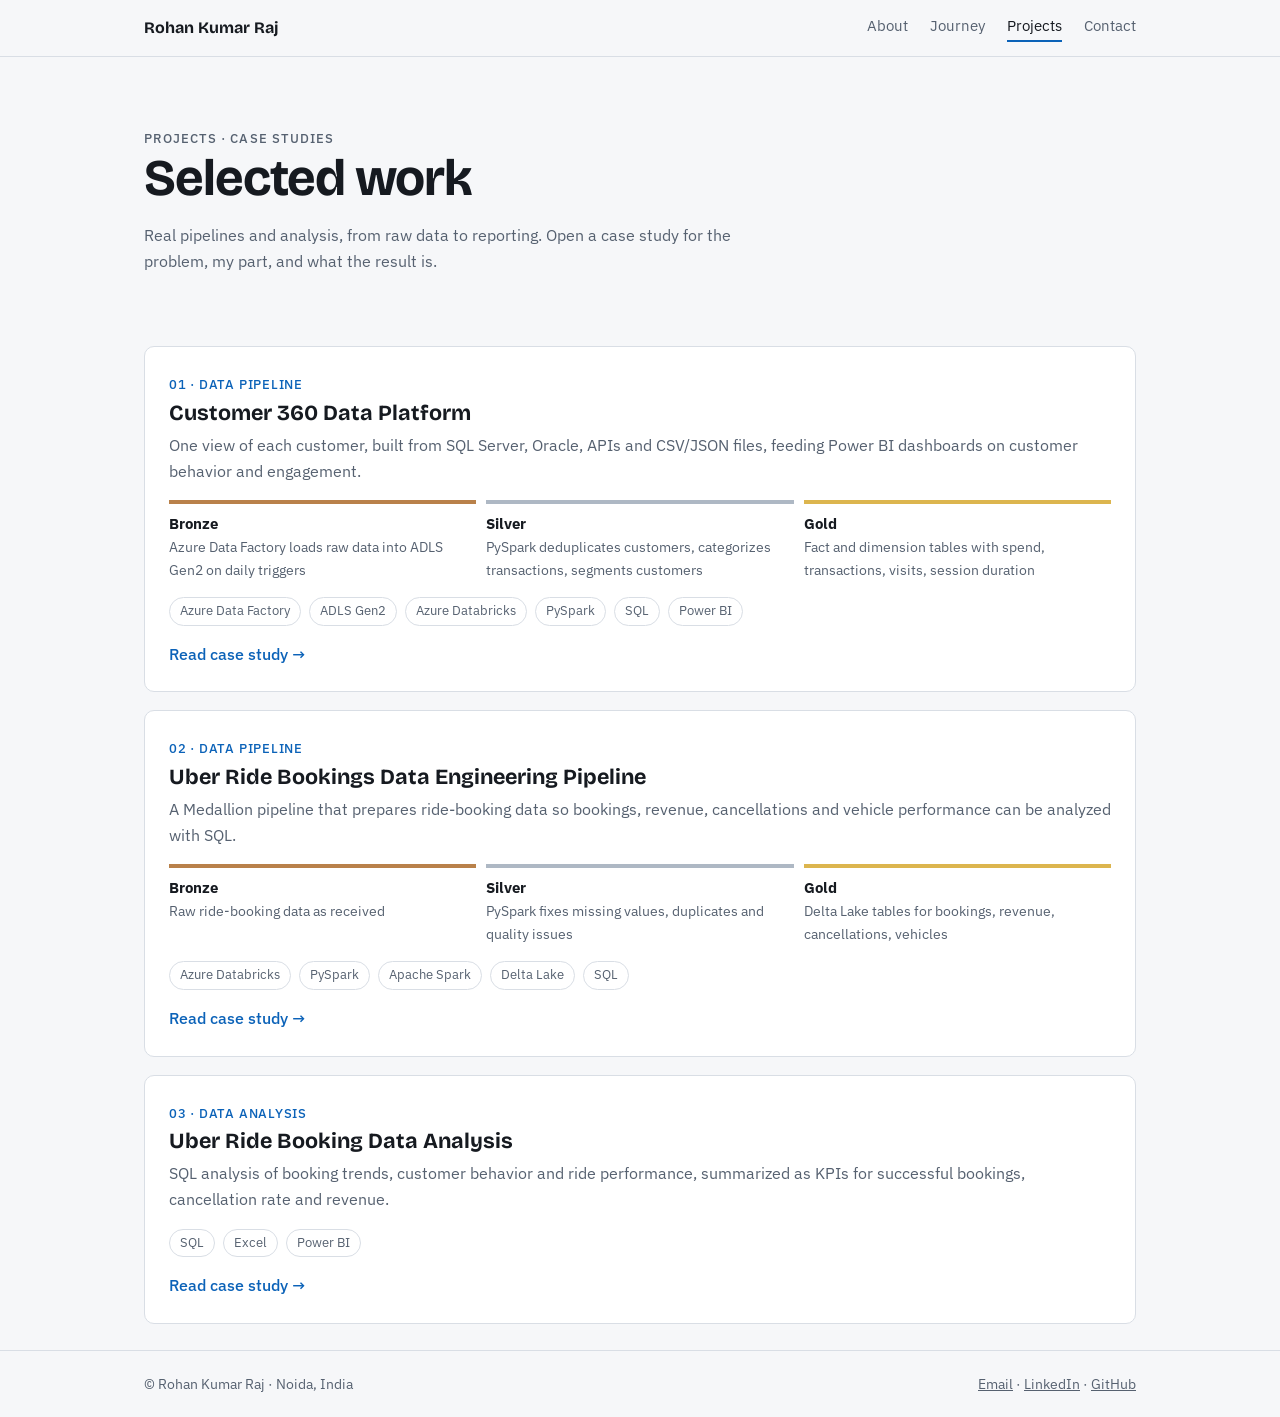
<file: index.html>
<!DOCTYPE html>
<html lang="en">
<head>
<meta charset="utf-8">
<meta name="viewport" content="width=device-width, initial-scale=1, viewport-fit=cover">
<title>Projects | Rohan Kumar Raj</title>
<meta name="description" content="Data engineering and analysis case studies by Rohan Kumar Raj.">
<meta name="theme-color" content="#14171c">
<meta property="og:title" content="Projects | Rohan Kumar Raj">
<meta property="og:description" content="Data engineering and analysis case studies by Rohan Kumar Raj.">
<meta property="og:type" content="website">
<link rel="preconnect" href="https://fonts.googleapis.com">
<link href="https://fonts.googleapis.com/css2?family=Bricolage+Grotesque:wght@500;700&family=IBM+Plex+Sans:wght@400;500&display=swap" rel="stylesheet">
<link rel="stylesheet" href="../assets/style.css">
</head>
<body>
<a class="skip" href="#main">Skip to content</a>
<header><div class="wrap"><a class="logo" href="../">Rohan Kumar Raj</a>
<nav aria-label="Main"><a href="../about/">About</a><a href="../journey/">Journey</a><a href="../projects/" aria-current="page">Projects</a><a href="../contact/">Contact</a></nav></div></header>
<main id="main">
<div class="wrap">
<div class="pagehead"><p class="eyebrow">Projects · Case studies</p>
<h1>Selected work</h1>
<p>Real pipelines and analysis, from raw data to reporting. Open a case study for the problem, my part, and what the result is.</p></div>
<section>
<div class="projs"><article class="proj">
<span class="num">01 · Data pipeline</span>
<h3><a href="../projects/customer-360-data-platform/">Customer 360 Data Platform</a></h3>
<p class="out">One view of each customer, built from SQL Server, Oracle, APIs and CSV/JSON files, feeding Power BI dashboards on customer behavior and engagement.</p>
<div class="layers"><div class="b"><b>Bronze</b>Azure Data Factory loads raw data into ADLS Gen2 on daily triggers</div><div class="s"><b>Silver</b>PySpark deduplicates customers, categorizes transactions, segments customers</div><div class="g"><b>Gold</b>Fact and dimension tables with spend, transactions, visits, session duration</div></div><ul class="tags"><li>Azure Data Factory</li><li>ADLS Gen2</li><li>Azure Databricks</li><li>PySpark</li><li>SQL</li><li>Power BI</li></ul>
<a class="more" href="../projects/customer-360-data-platform/">Read case study →</a>
</article><article class="proj">
<span class="num">02 · Data pipeline</span>
<h3><a href="../projects/uber-ride-bookings-pipeline/">Uber Ride Bookings Data Engineering Pipeline</a></h3>
<p class="out">A Medallion pipeline that prepares ride-booking data so bookings, revenue, cancellations and vehicle performance can be analyzed with SQL.</p>
<div class="layers"><div class="b"><b>Bronze</b>Raw ride-booking data as received</div><div class="s"><b>Silver</b>PySpark fixes missing values, duplicates and quality issues</div><div class="g"><b>Gold</b>Delta Lake tables for bookings, revenue, cancellations, vehicles</div></div><ul class="tags"><li>Azure Databricks</li><li>PySpark</li><li>Apache Spark</li><li>Delta Lake</li><li>SQL</li></ul>
<a class="more" href="../projects/uber-ride-bookings-pipeline/">Read case study →</a>
</article><article class="proj p-ana">
<span class="num">03 · Data analysis</span>
<h3><a href="../projects/uber-ride-booking-analysis/">Uber Ride Booking Data Analysis</a></h3>
<p class="out">SQL analysis of booking trends, customer behavior and ride performance, summarized as KPIs for successful bookings, cancellation rate and revenue.</p>
<ul class="tags"><li>SQL</li><li>Excel</li><li>Power BI</li></ul>
<a class="more" href="../projects/uber-ride-booking-analysis/">Read case study →</a>
</article></div>
</section>
</div>
</main>
<footer><div class="wrap"><span>© Rohan Kumar Raj · Noida, India</span><span><a href="mailto:rohan0902raj@gmail.com">Email</a> · <a href="https://www.linkedin.com/in/rohan-kumar-raj-4900a1418" target="_blank" rel="noopener">LinkedIn</a> · <a href="https://github.com/rohanRaj-py" target="_blank" rel="noopener">GitHub</a></span></div></footer>
<script src="../assets/site.js"></script>
</body>
</html>
</file>
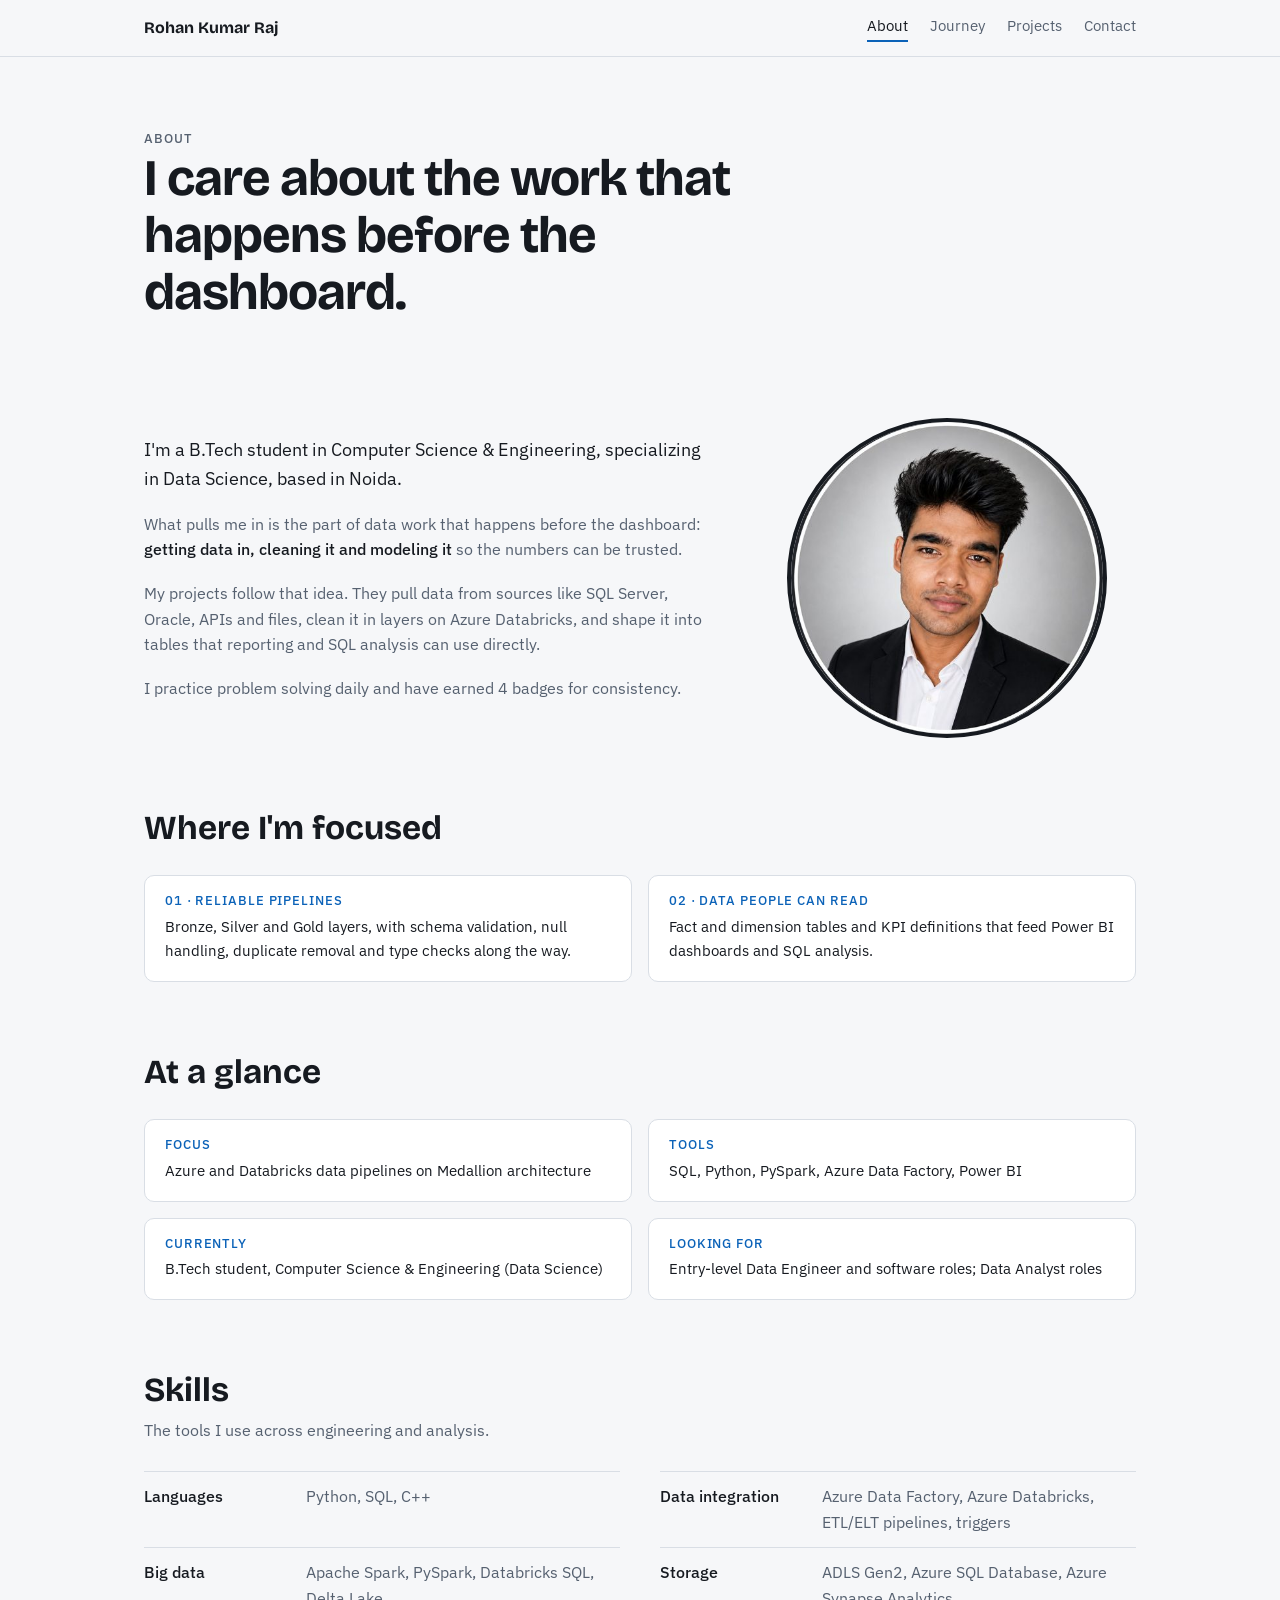
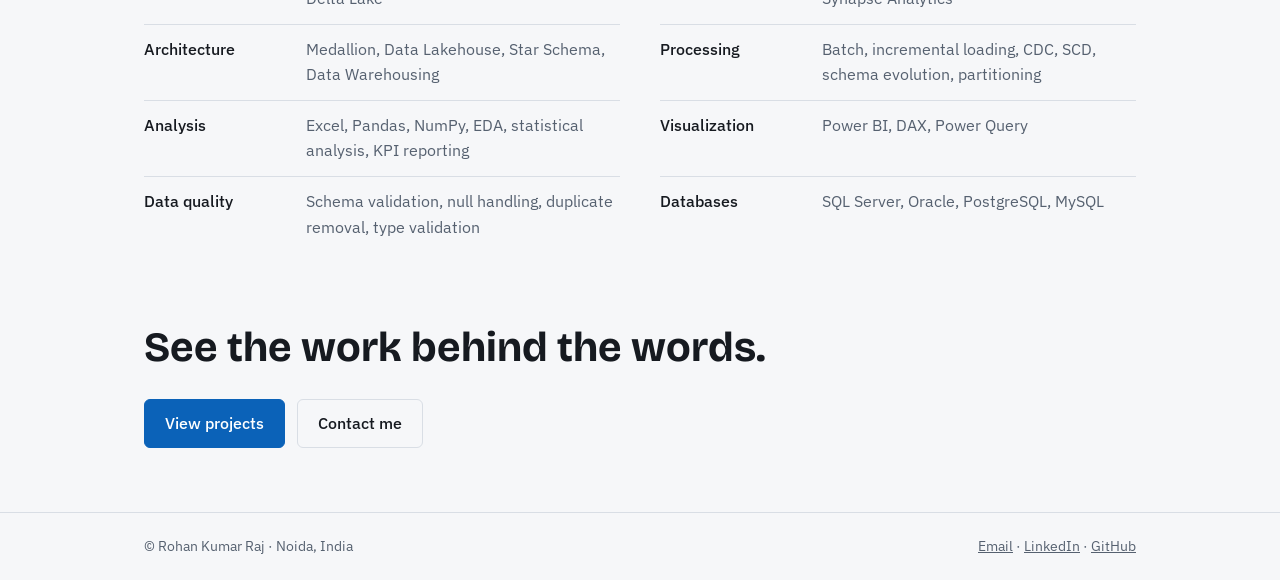
<file: about/index.html>
<!DOCTYPE html>
<html lang="en">
<head>
<meta charset="utf-8">
<meta name="viewport" content="width=device-width, initial-scale=1, viewport-fit=cover">
<title>About | Rohan Kumar Raj</title>
<meta name="description" content="How Rohan Kumar Raj went from a Data Science B.Tech to building Azure and Databricks data pipelines.">
<meta name="theme-color" content="#14171c">
<meta property="og:title" content="About | Rohan Kumar Raj">
<meta property="og:description" content="How Rohan Kumar Raj went from a Data Science B.Tech to building Azure and Databricks data pipelines.">
<meta property="og:type" content="website">
<link rel="preconnect" href="https://fonts.googleapis.com">
<link href="https://fonts.googleapis.com/css2?family=Bricolage+Grotesque:wght@500;700&family=IBM+Plex+Sans:wght@400;500&display=swap" rel="stylesheet">
<link rel="stylesheet" href="../assets/style.css">
</head>
<body>
<a class="skip" href="#main">Skip to content</a>
<header><div class="wrap"><a class="logo" href="../">Rohan Kumar Raj</a>
<nav aria-label="Main"><a href="../about/" aria-current="page">About</a><a href="../journey/">Journey</a><a href="../projects/">Projects</a><a href="../contact/">Contact</a></nav></div></header>
<main id="main">
<div class="wrap">
<div class="pagehead"><p class="eyebrow">About</p>
<h1>I care about the work that happens before the dashboard.</h1></div>
<section>
<div class="hero" style="padding:24px 0 0">
<div class="prose">
<p class="lead">I'm a B.Tech student in Computer Science &amp; Engineering, specializing in Data Science, based in Noida.</p>
<p>What pulls me in is the part of data work that happens before the dashboard: <strong>getting data in, cleaning it and modeling it</strong> so the numbers can be trusted.</p>
<p>My projects follow that idea. They pull data from sources like SQL Server, Oracle, APIs and files, clean it in layers on Azure Databricks, and shape it into tables that reporting and SQL analysis can use directly.</p>
<p>I practice problem solving daily and have earned 4 badges for consistency.</p>
</div>
<div class="photo"><img alt="Portrait of Rohan Kumar Raj" src="../assets/portrait.jpg" width="480" height="480"></div>
</div>
</section>
<section>
<h2>Where I'm focused</h2>
<div class="facts">
<div class="fact"><h3>01 · Reliable pipelines</h3><p>Bronze, Silver and Gold layers, with schema validation, null handling, duplicate removal and type checks along the way.</p></div>
<div class="fact"><h3>02 · Data people can read</h3><p>Fact and dimension tables and KPI definitions that feed Power BI dashboards and SQL analysis.</p></div>
</div>
</section>
<section>
<h2>At a glance</h2>
<div class="facts">
<div class="fact"><h3>Focus</h3><p>Azure and Databricks data pipelines on Medallion architecture</p></div>
<div class="fact"><h3>Tools</h3><p>SQL, Python, PySpark, Azure Data Factory, Power BI</p></div>
<div class="fact"><h3>Currently</h3><p>B.Tech student, Computer Science &amp; Engineering (Data Science)</p></div>
<div class="fact"><h3>Looking for</h3><p>Entry-level Data Engineer and software roles; Data Analyst roles</p></div>
</div>
</section>
<section id="skills">
<h2>Skills</h2>
<p class="sub">The tools I use across engineering and analysis.</p>
<dl class="skills"><div><dt>Languages</dt><dd>Python, SQL, C++</dd></div><div><dt>Data integration</dt><dd>Azure Data Factory, Azure Databricks, ETL/ELT pipelines, triggers</dd></div><div><dt>Big data</dt><dd>Apache Spark, PySpark, Databricks SQL, Delta Lake</dd></div><div><dt>Storage</dt><dd>ADLS Gen2, Azure SQL Database, Azure Synapse Analytics</dd></div><div><dt>Architecture</dt><dd>Medallion, Data Lakehouse, Star Schema, Data Warehousing</dd></div><div><dt>Processing</dt><dd>Batch, incremental loading, CDC, SCD, schema evolution, partitioning</dd></div><div><dt>Analysis</dt><dd>Excel, Pandas, NumPy, EDA, statistical analysis, KPI reporting</dd></div><div><dt>Visualization</dt><dd>Power BI, DAX, Power Query</dd></div><div><dt>Data quality</dt><dd>Schema validation, null handling, duplicate removal, type validation</dd></div><div><dt>Databases</dt><dd>SQL Server, Oracle, PostgreSQL, MySQL</dd></div></dl>
</section>
<section class="cta">
<h2>See the work behind the words.</h2>
<div class="btns"><a class="btn main" href="../projects/">View projects</a><a class="btn" href="../contact/">Contact me</a></div>
</section>
</div>
</main>
<footer><div class="wrap"><span>© Rohan Kumar Raj · Noida, India</span><span><a href="mailto:rohan0902raj@gmail.com">Email</a> · <a href="https://www.linkedin.com/in/rohan-kumar-raj-4900a1418" target="_blank" rel="noopener">LinkedIn</a> · <a href="https://github.com/rohanRaj-py" target="_blank" rel="noopener">GitHub</a></span></div></footer>
<script src="../assets/site.js"></script>
</body>
</html>
</file>
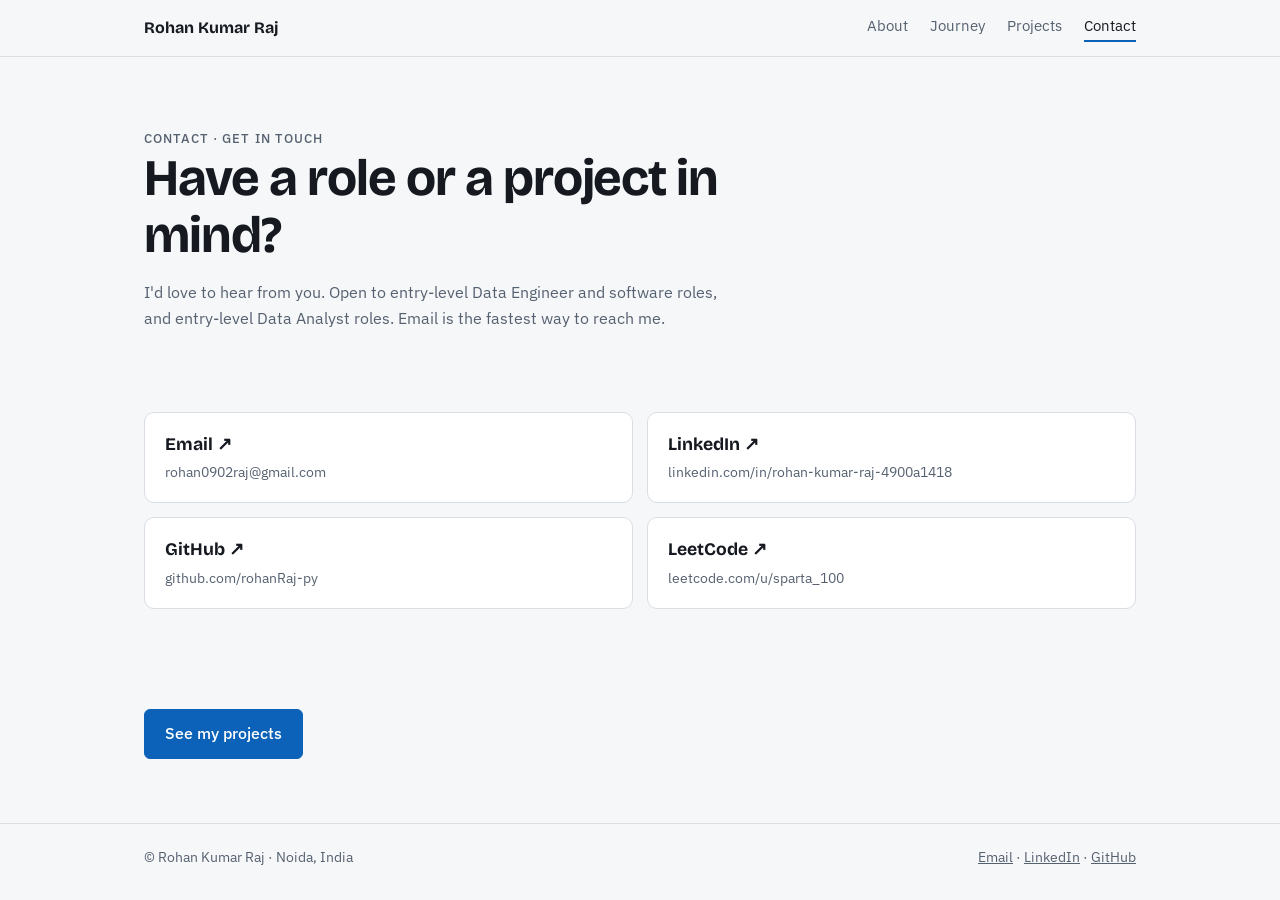
<file: contacts/index.html>
<!DOCTYPE html>
<html lang="en">
<head>
<meta charset="utf-8">
<meta name="viewport" content="width=device-width, initial-scale=1, viewport-fit=cover">
<title>Contact | Rohan Kumar Raj</title>
<meta name="description" content="Get in touch with Rohan Kumar Raj by email, LinkedIn, GitHub or LeetCode.">
<meta name="theme-color" content="#14171c">
<meta property="og:title" content="Contact | Rohan Kumar Raj">
<meta property="og:description" content="Get in touch with Rohan Kumar Raj by email, LinkedIn, GitHub or LeetCode.">
<meta property="og:type" content="website">
<link rel="preconnect" href="https://fonts.googleapis.com">
<link href="https://fonts.googleapis.com/css2?family=Bricolage+Grotesque:wght@500;700&family=IBM+Plex+Sans:wght@400;500&display=swap" rel="stylesheet">
<link rel="stylesheet" href="../assets/style.css">
</head>
<body>
<a class="skip" href="#main">Skip to content</a>
<header><div class="wrap"><a class="logo" href="../">Rohan Kumar Raj</a>
<nav aria-label="Main"><a href="../about/">About</a><a href="../journey/">Journey</a><a href="../projects/">Projects</a><a href="../contact/" aria-current="page">Contact</a></nav></div></header>
<main id="main">
<div class="wrap">
<div class="pagehead"><p class="eyebrow">Contact · Get in touch</p>
<h1>Have a role or a project in mind?</h1>
<p>I'd love to hear from you. Open to entry-level Data Engineer and software roles, and entry-level Data Analyst roles. Email is the fastest way to reach me.</p></div>
<section>
<div class="links">
<a class="link" href="mailto:rohan0902raj@gmail.com"><b>Email ↗</b><span>rohan0902raj@gmail.com</span></a>
<a class="link" href="https://www.linkedin.com/in/rohan-kumar-raj-4900a1418" target="_blank" rel="noopener"><b>LinkedIn ↗</b><span>linkedin.com/in/rohan-kumar-raj-4900a1418</span></a>
<a class="link" href="https://github.com/rohanRaj-py" target="_blank" rel="noopener"><b>GitHub ↗</b><span>github.com/rohanRaj-py</span></a>
<a class="link" href="https://leetcode.com/u/sparta_100" target="_blank" rel="noopener"><b>LeetCode ↗</b><span>leetcode.com/u/sparta_100</span></a>
</div>
</section>
<section class="cta"><div class="btns"><a class="btn main" href="../projects/">See my projects</a></div></section>
</div>
</main>
<footer><div class="wrap"><span>© Rohan Kumar Raj · Noida, India</span><span><a href="mailto:rohan0902raj@gmail.com">Email</a> · <a href="https://www.linkedin.com/in/rohan-kumar-raj-4900a1418" target="_blank" rel="noopener">LinkedIn</a> · <a href="https://github.com/rohanRaj-py" target="_blank" rel="noopener">GitHub</a></span></div></footer>
<script src="../assets/site.js"></script>
</body>
</html>
</file>
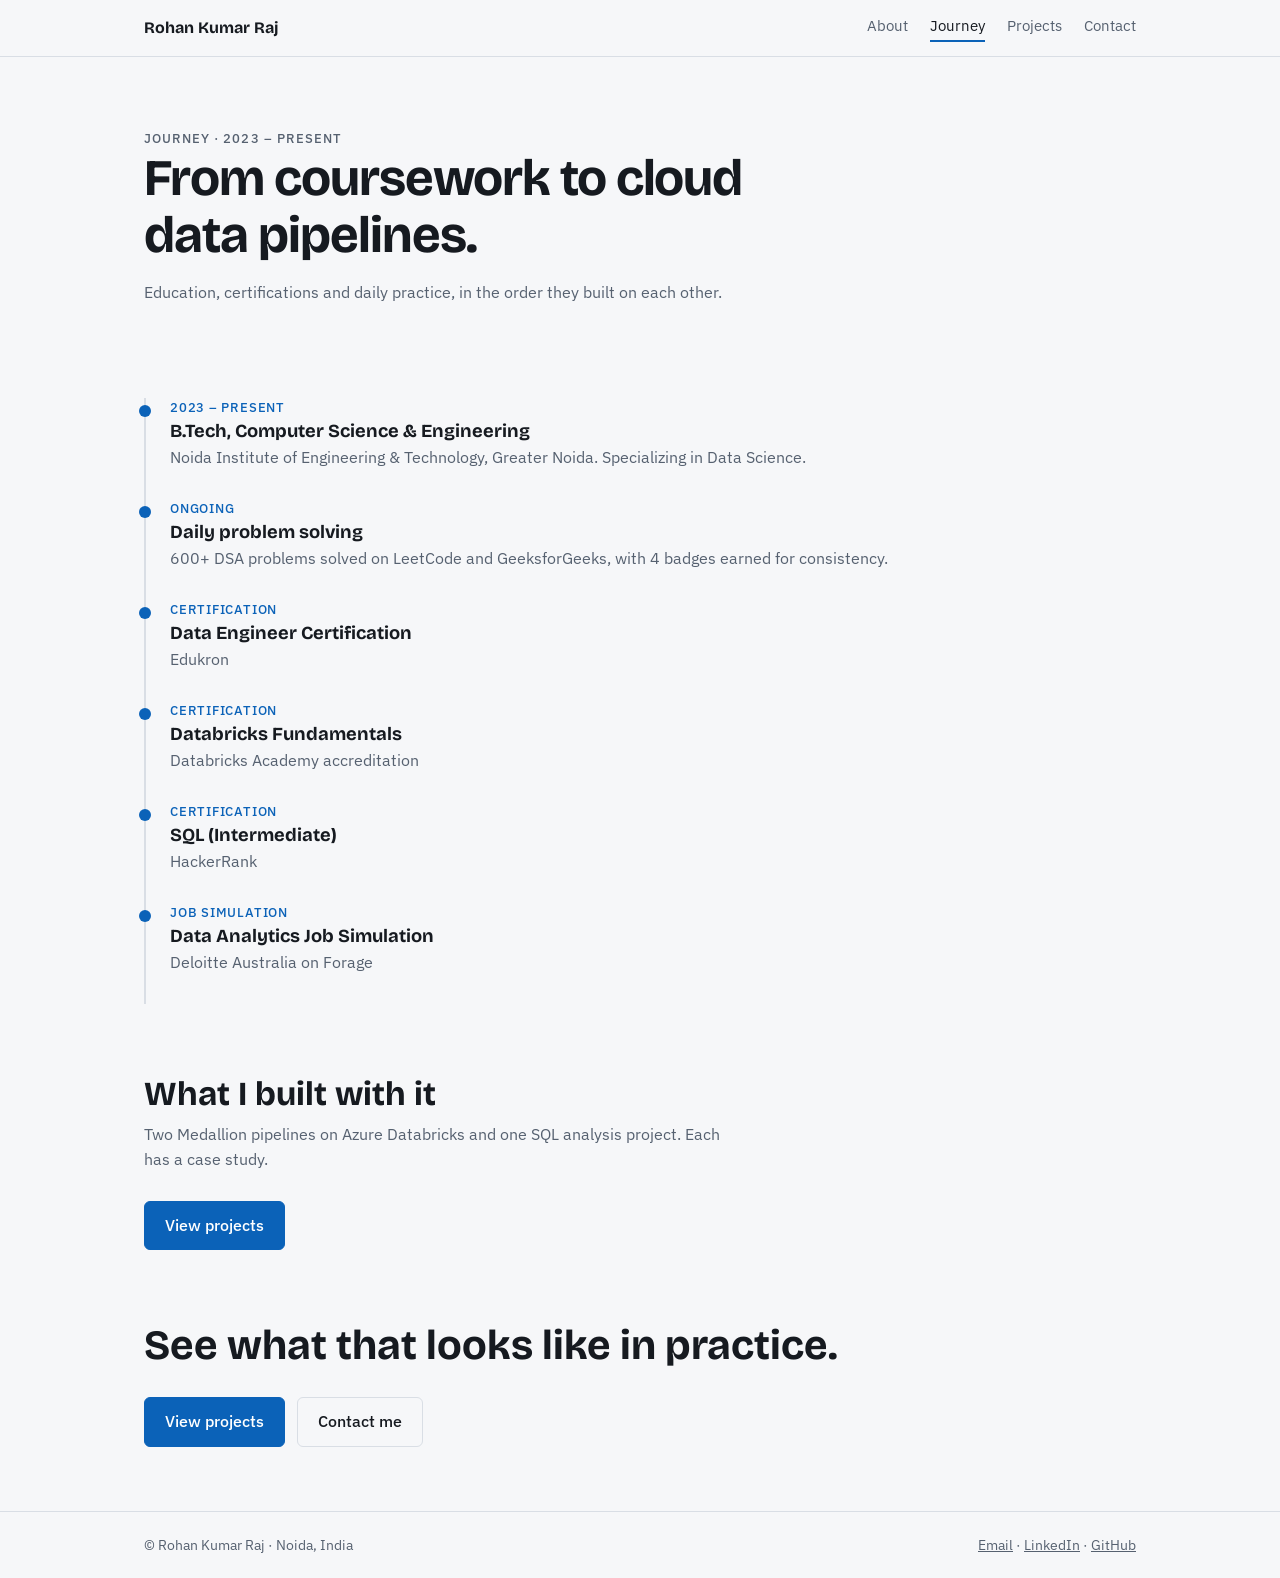
<file: journey/index.html>
<!DOCTYPE html>
<html lang="en">
<head>
<meta charset="utf-8">
<meta name="viewport" content="width=device-width, initial-scale=1, viewport-fit=cover">
<title>Journey | Rohan Kumar Raj</title>
<meta name="description" content="Rohan Kumar Raj's education, certifications and practice in data engineering.">
<meta name="theme-color" content="#14171c">
<meta property="og:title" content="Journey | Rohan Kumar Raj">
<meta property="og:description" content="Rohan Kumar Raj's education, certifications and practice in data engineering.">
<meta property="og:type" content="website">
<link rel="preconnect" href="https://fonts.googleapis.com">
<link href="https://fonts.googleapis.com/css2?family=Bricolage+Grotesque:wght@500;700&family=IBM+Plex+Sans:wght@400;500&display=swap" rel="stylesheet">
<link rel="stylesheet" href="../assets/style.css">
</head>
<body>
<a class="skip" href="#main">Skip to content</a>
<header><div class="wrap"><a class="logo" href="../">Rohan Kumar Raj</a>
<nav aria-label="Main"><a href="../about/">About</a><a href="../journey/" aria-current="page">Journey</a><a href="../projects/">Projects</a><a href="../contact/">Contact</a></nav></div></header>
<main id="main">
<div class="wrap">
<div class="pagehead"><p class="eyebrow">Journey · 2023 – present</p>
<h1>From coursework to cloud data pipelines.</h1>
<p>Education, certifications and daily practice, in the order they built on each other.</p></div>
<section>
<ol class="timeline">
<li><time>2023 – present</time><h3>B.Tech, Computer Science &amp; Engineering</h3><p>Noida Institute of Engineering &amp; Technology, Greater Noida. Specializing in Data Science.</p></li>
<li><time>Ongoing</time><h3>Daily problem solving</h3><p>600+ DSA problems solved on LeetCode and GeeksforGeeks, with 4 badges earned for consistency.</p></li>
<li><time>Certification</time><h3>Data Engineer Certification</h3><p>Edukron</p></li>
<li><time>Certification</time><h3>Databricks Fundamentals</h3><p>Databricks Academy accreditation</p></li>
<li><time>Certification</time><h3>SQL (Intermediate)</h3><p>HackerRank</p></li>
<li><time>Job simulation</time><h3>Data Analytics Job Simulation</h3><p>Deloitte Australia on Forage</p></li>
</ol>
</section>
<section>
<h2>What I built with it</h2>
<p class="sub">Two Medallion pipelines on Azure Databricks and one SQL analysis project. Each has a case study.</p>
<a class="btn main" href="../projects/">View projects</a>
</section>
<section class="cta">
<h2>See what that looks like in practice.</h2>
<div class="btns"><a class="btn main" href="../projects/">View projects</a><a class="btn" href="../contact/">Contact me</a></div>
</section>
</div>
</main>
<footer><div class="wrap"><span>© Rohan Kumar Raj · Noida, India</span><span><a href="mailto:rohan0902raj@gmail.com">Email</a> · <a href="https://www.linkedin.com/in/rohan-kumar-raj-4900a1418" target="_blank" rel="noopener">LinkedIn</a> · <a href="https://github.com/rohanRaj-py" target="_blank" rel="noopener">GitHub</a></span></div></footer>
<script src="../assets/site.js"></script>
</body>
</html>
</file>
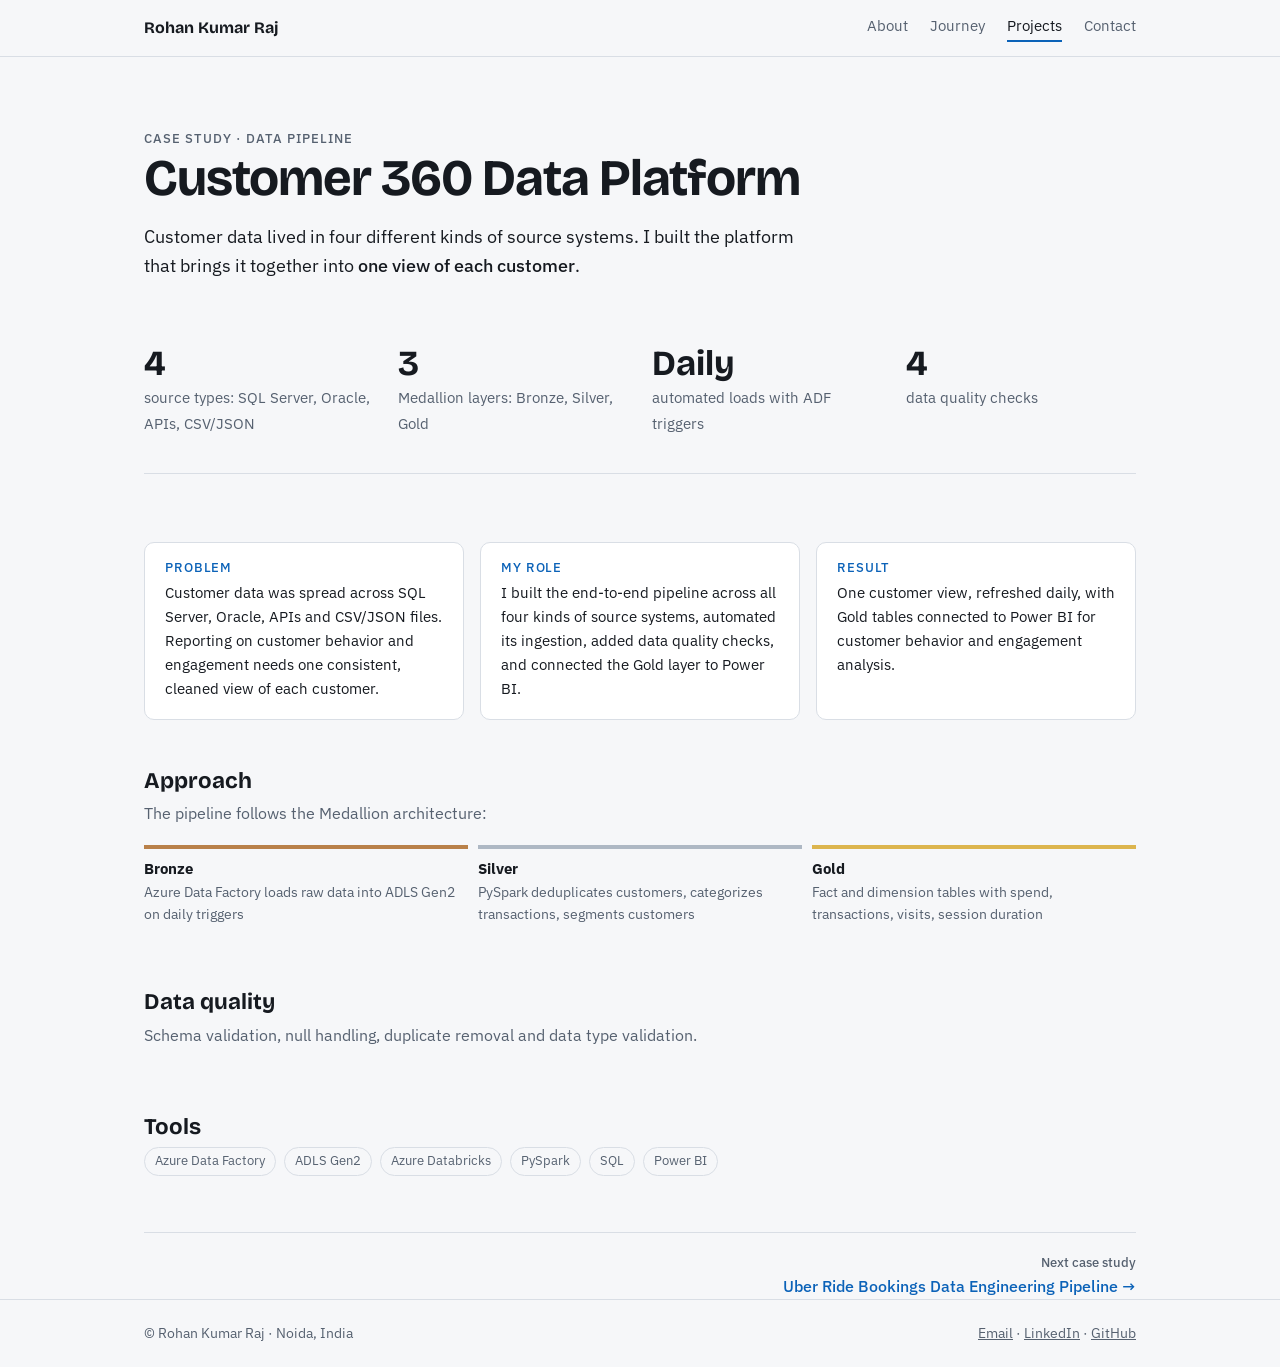
<file: projects/customer-360-data-platform/index.html>
<!DOCTYPE html>
<html lang="en">
<head>
<meta charset="utf-8">
<meta name="viewport" content="width=device-width, initial-scale=1, viewport-fit=cover">
<title>Customer 360 Data Platform | Rohan Kumar Raj</title>
<meta name="description" content="Case study: Customer 360 Data Platform. One view of each customer, built from SQL Server, Oracle, APIs and CSV/JSON files, feeding Power BI dashboards on customer behavior and engagement.">
<meta name="theme-color" content="#14171c">
<meta property="og:title" content="Customer 360 Data Platform | Rohan Kumar Raj">
<meta property="og:description" content="Case study: Customer 360 Data Platform. One view of each customer, built from SQL Server, Oracle, APIs and CSV/JSON files, feeding Power BI dashboards on customer behavior and engagement.">
<meta property="og:type" content="website">
<link rel="preconnect" href="https://fonts.googleapis.com">
<link href="https://fonts.googleapis.com/css2?family=Bricolage+Grotesque:wght@500;700&family=IBM+Plex+Sans:wght@400;500&display=swap" rel="stylesheet">
<link rel="stylesheet" href="../../assets/style.css">
</head>
<body>
<a class="skip" href="#main">Skip to content</a>
<header><div class="wrap"><a class="logo" href="../../">Rohan Kumar Raj</a>
<nav aria-label="Main"><a href="../../about/">About</a><a href="../../journey/">Journey</a><a href="../../projects/" aria-current="page">Projects</a><a href="../../contact/">Contact</a></nav></div></header>
<main id="main">
<div class="wrap cs">
<div class="pagehead"><p class="eyebrow">Case study · Data pipeline</p>
<h1>Customer 360 Data Platform</h1>
<div class="prose"><p class="lead" style="margin-top:16px">Customer data lived in four different kinds of source systems. I built the platform that brings it together into <strong>one view of each customer</strong>.</p></div></div>
<div class="stats s4"><div><b>4</b><span>source types: SQL Server, Oracle, APIs, CSV/JSON</span></div><div><b>3</b><span>Medallion layers: Bronze, Silver, Gold</span></div><div><b>Daily</b><span>automated loads with ADF triggers</span></div><div><b>4</b><span>data quality checks</span></div></div>
<section><div class="facts f3">
<div class="fact"><h3>Problem</h3><p>Customer data was spread across SQL Server, Oracle, APIs and CSV/JSON files. Reporting on customer behavior and engagement needs one consistent, cleaned view of each customer.</p></div>
<div class="fact"><h3>My role</h3><p>I built the end-to-end pipeline across all four kinds of source systems, automated its ingestion, added data quality checks, and connected the Gold layer to Power BI.</p></div>
<div class="fact"><h3>Result</h3><p>One customer view, refreshed daily, with Gold tables connected to Power BI for customer behavior and engagement analysis.</p></div>
</div></section>
<section><h2>Approach</h2><div class="prose"><p>The pipeline follows the Medallion architecture:</p></div><div class="layers"><div class="b"><b>Bronze</b>Azure Data Factory loads raw data into ADLS Gen2 on daily triggers</div><div class="s"><b>Silver</b>PySpark deduplicates customers, categorizes transactions, segments customers</div><div class="g"><b>Gold</b>Fact and dimension tables with spend, transactions, visits, session duration</div></div></section>
<section><h2>Data quality</h2><div class="prose"><p>Schema validation, null handling, duplicate removal and data type validation.</p></div></section>
<section><h2>Tools</h2><ul class="tags"><li>Azure Data Factory</li><li>ADLS Gen2</li><li>Azure Databricks</li><li>PySpark</li><li>SQL</li><li>Power BI</li></ul></section>
<div class="pn"><span></span><a class="more" style="text-align:right" href="../uber-ride-bookings-pipeline/"><small>Next case study</small>Uber Ride Bookings Data Engineering Pipeline →</a></div>
</div>
</main>
<footer><div class="wrap"><span>© Rohan Kumar Raj · Noida, India</span><span><a href="mailto:rohan0902raj@gmail.com">Email</a> · <a href="https://www.linkedin.com/in/rohan-kumar-raj-4900a1418" target="_blank" rel="noopener">LinkedIn</a> · <a href="https://github.com/rohanRaj-py" target="_blank" rel="noopener">GitHub</a></span></div></footer>
<script src="../../assets/site.js"></script>
</body>
</html>
</file>
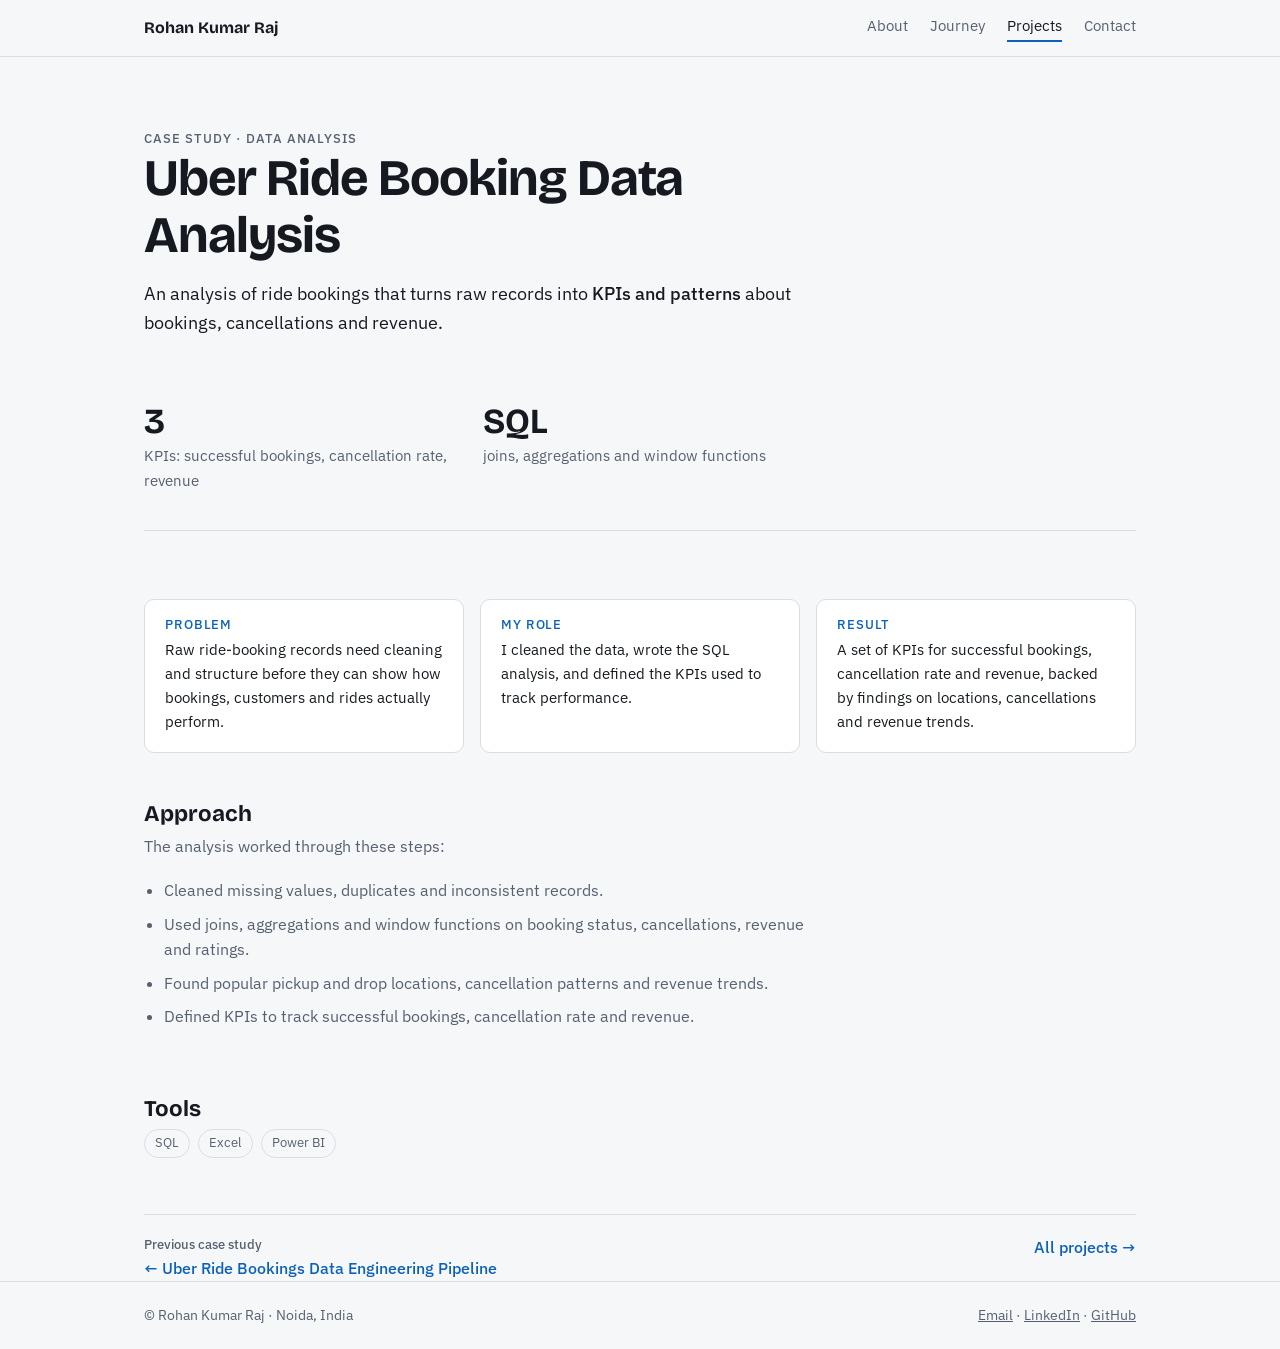
<file: projects/uber-ride-booking-analysis/index.html>
<!DOCTYPE html>
<html lang="en">
<head>
<meta charset="utf-8">
<meta name="viewport" content="width=device-width, initial-scale=1, viewport-fit=cover">
<title>Uber Ride Booking Data Analysis | Rohan Kumar Raj</title>
<meta name="description" content="Case study: Uber Ride Booking Data Analysis. SQL analysis of booking trends, customer behavior and ride performance, summarized as KPIs for successful bookings, cancellation rate and revenue.">
<meta name="theme-color" content="#14171c">
<meta property="og:title" content="Uber Ride Booking Data Analysis | Rohan Kumar Raj">
<meta property="og:description" content="Case study: Uber Ride Booking Data Analysis. SQL analysis of booking trends, customer behavior and ride performance, summarized as KPIs for successful bookings, cancellation rate and revenue.">
<meta property="og:type" content="website">
<link rel="preconnect" href="https://fonts.googleapis.com">
<link href="https://fonts.googleapis.com/css2?family=Bricolage+Grotesque:wght@500;700&family=IBM+Plex+Sans:wght@400;500&display=swap" rel="stylesheet">
<link rel="stylesheet" href="../../assets/style.css">
</head>
<body>
<a class="skip" href="#main">Skip to content</a>
<header><div class="wrap"><a class="logo" href="../../">Rohan Kumar Raj</a>
<nav aria-label="Main"><a href="../../about/">About</a><a href="../../journey/">Journey</a><a href="../../projects/" aria-current="page">Projects</a><a href="../../contact/">Contact</a></nav></div></header>
<main id="main">
<div class="wrap cs">
<div class="pagehead"><p class="eyebrow">Case study · Data analysis</p>
<h1>Uber Ride Booking Data Analysis</h1>
<div class="prose"><p class="lead" style="margin-top:16px">An analysis of ride bookings that turns raw records into <strong>KPIs and patterns</strong> about bookings, cancellations and revenue.</p></div></div>
<div class="stats"><div><b>3</b><span>KPIs: successful bookings, cancellation rate, revenue</span></div><div><b>SQL</b><span>joins, aggregations and window functions</span></div></div>
<section><div class="facts f3">
<div class="fact"><h3>Problem</h3><p>Raw ride-booking records need cleaning and structure before they can show how bookings, customers and rides actually perform.</p></div>
<div class="fact"><h3>My role</h3><p>I cleaned the data, wrote the SQL analysis, and defined the KPIs used to track performance.</p></div>
<div class="fact"><h3>Result</h3><p>A set of KPIs for successful bookings, cancellation rate and revenue, backed by findings on locations, cancellations and revenue trends.</p></div>
</div></section>
<section><h2>Approach</h2><div class="prose"><p>The analysis worked through these steps:</p><ul><li>Cleaned missing values, duplicates and inconsistent records.</li><li>Used joins, aggregations and window functions on booking status, cancellations, revenue and ratings.</li><li>Found popular pickup and drop locations, cancellation patterns and revenue trends.</li><li>Defined KPIs to track successful bookings, cancellation rate and revenue.</li></ul></div></section>

<section><h2>Tools</h2><ul class="tags"><li>SQL</li><li>Excel</li><li>Power BI</li></ul></section>
<div class="pn"><a class="more" href="../uber-ride-bookings-pipeline/"><small>Previous case study</small>← Uber Ride Bookings Data Engineering Pipeline</a><a class="more" href="../">All projects →</a></div>
</div>
</main>
<footer><div class="wrap"><span>© Rohan Kumar Raj · Noida, India</span><span><a href="mailto:rohan0902raj@gmail.com">Email</a> · <a href="https://www.linkedin.com/in/rohan-kumar-raj-4900a1418" target="_blank" rel="noopener">LinkedIn</a> · <a href="https://github.com/rohanRaj-py" target="_blank" rel="noopener">GitHub</a></span></div></footer>
<script src="../../assets/site.js"></script>
</body>
</html>
</file>
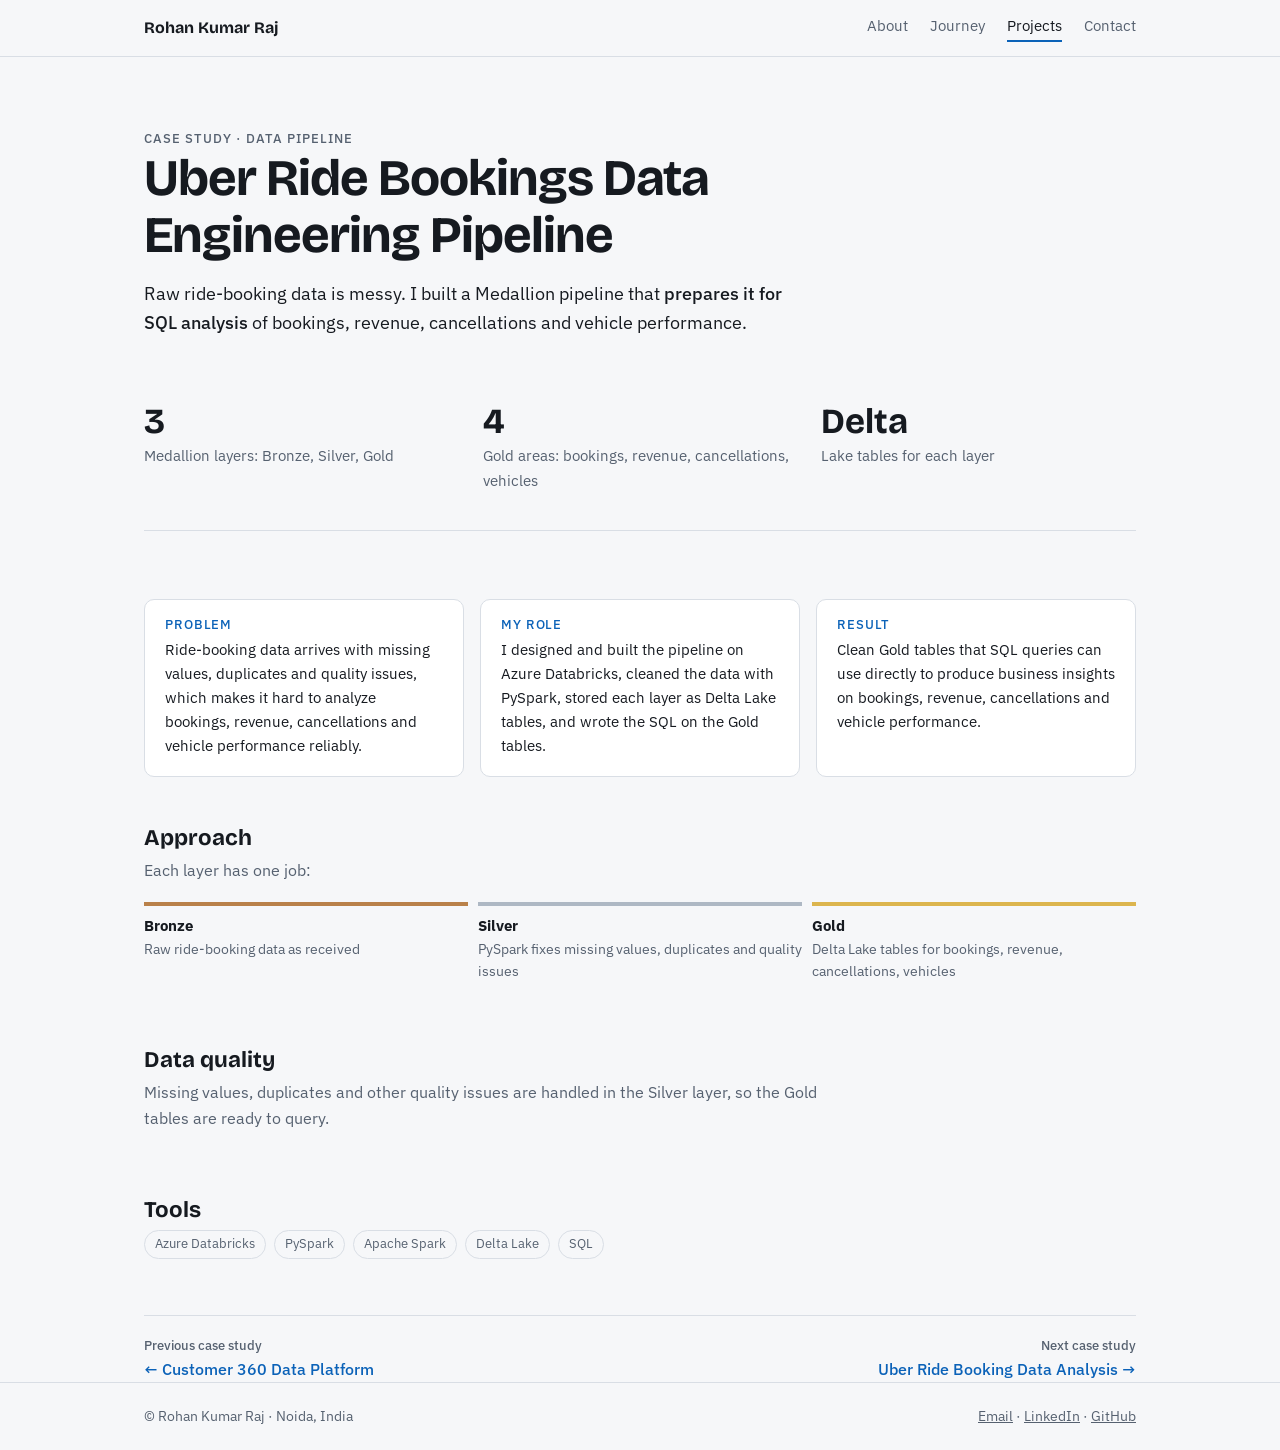
<file: projects/uber-ride-bookings-pipeline/index.html>
<!DOCTYPE html>
<html lang="en">
<head>
<meta charset="utf-8">
<meta name="viewport" content="width=device-width, initial-scale=1, viewport-fit=cover">
<title>Uber Ride Bookings Data Engineering Pipeline | Rohan Kumar Raj</title>
<meta name="description" content="Case study: Uber Ride Bookings Data Engineering Pipeline. A Medallion pipeline that prepares ride-booking data so bookings, revenue, cancellations and vehicle performance can be analyzed with SQL.">
<meta name="theme-color" content="#14171c">
<meta property="og:title" content="Uber Ride Bookings Data Engineering Pipeline | Rohan Kumar Raj">
<meta property="og:description" content="Case study: Uber Ride Bookings Data Engineering Pipeline. A Medallion pipeline that prepares ride-booking data so bookings, revenue, cancellations and vehicle performance can be analyzed with SQL.">
<meta property="og:type" content="website">
<link rel="preconnect" href="https://fonts.googleapis.com">
<link href="https://fonts.googleapis.com/css2?family=Bricolage+Grotesque:wght@500;700&family=IBM+Plex+Sans:wght@400;500&display=swap" rel="stylesheet">
<link rel="stylesheet" href="../../assets/style.css">
</head>
<body>
<a class="skip" href="#main">Skip to content</a>
<header><div class="wrap"><a class="logo" href="../../">Rohan Kumar Raj</a>
<nav aria-label="Main"><a href="../../about/">About</a><a href="../../journey/">Journey</a><a href="../../projects/" aria-current="page">Projects</a><a href="../../contact/">Contact</a></nav></div></header>
<main id="main">
<div class="wrap cs">
<div class="pagehead"><p class="eyebrow">Case study · Data pipeline</p>
<h1>Uber Ride Bookings Data Engineering Pipeline</h1>
<div class="prose"><p class="lead" style="margin-top:16px">Raw ride-booking data is messy. I built a Medallion pipeline that <strong>prepares it for SQL analysis</strong> of bookings, revenue, cancellations and vehicle performance.</p></div></div>
<div class="stats"><div><b>3</b><span>Medallion layers: Bronze, Silver, Gold</span></div><div><b>4</b><span>Gold areas: bookings, revenue, cancellations, vehicles</span></div><div><b>Delta</b><span>Lake tables for each layer</span></div></div>
<section><div class="facts f3">
<div class="fact"><h3>Problem</h3><p>Ride-booking data arrives with missing values, duplicates and quality issues, which makes it hard to analyze bookings, revenue, cancellations and vehicle performance reliably.</p></div>
<div class="fact"><h3>My role</h3><p>I designed and built the pipeline on Azure Databricks, cleaned the data with PySpark, stored each layer as Delta Lake tables, and wrote the SQL on the Gold tables.</p></div>
<div class="fact"><h3>Result</h3><p>Clean Gold tables that SQL queries can use directly to produce business insights on bookings, revenue, cancellations and vehicle performance.</p></div>
</div></section>
<section><h2>Approach</h2><div class="prose"><p>Each layer has one job:</p></div><div class="layers"><div class="b"><b>Bronze</b>Raw ride-booking data as received</div><div class="s"><b>Silver</b>PySpark fixes missing values, duplicates and quality issues</div><div class="g"><b>Gold</b>Delta Lake tables for bookings, revenue, cancellations, vehicles</div></div></section>
<section><h2>Data quality</h2><div class="prose"><p>Missing values, duplicates and other quality issues are handled in the Silver layer, so the Gold tables are ready to query.</p></div></section>
<section><h2>Tools</h2><ul class="tags"><li>Azure Databricks</li><li>PySpark</li><li>Apache Spark</li><li>Delta Lake</li><li>SQL</li></ul></section>
<div class="pn"><a class="more" href="../customer-360-data-platform/"><small>Previous case study</small>← Customer 360 Data Platform</a><a class="more" style="text-align:right" href="../uber-ride-booking-analysis/"><small>Next case study</small>Uber Ride Booking Data Analysis →</a></div>
</div>
</main>
<footer><div class="wrap"><span>© Rohan Kumar Raj · Noida, India</span><span><a href="mailto:rohan0902raj@gmail.com">Email</a> · <a href="https://www.linkedin.com/in/rohan-kumar-raj-4900a1418" target="_blank" rel="noopener">LinkedIn</a> · <a href="https://github.com/rohanRaj-py" target="_blank" rel="noopener">GitHub</a></span></div></footer>
<script src="../../assets/site.js"></script>
</body>
</html>
</file>
<file: assets/style.css>
:root{--bg:#14171c;--surface:#1c2027;--line:#2c323b;--text:#e9ecf0;--muted:#9aa4b0;--accent:#7cc0ff;--on-accent:#0a1118;--bronze:#b9814a;--silver:#aeb8c4;--gold:#dcb54e;box-sizing:border-box}
@media(prefers-color-scheme:light){:root:not([data-theme="dark"]){--on-accent:#fff;--bg:#f6f7f9;--surface:#fff;--line:#d9dee5;--text:#161a20;--muted:#566170;--accent:#0b62b8}}
:root[data-theme="light"]{--on-accent:#fff;--bg:#f6f7f9;--surface:#fff;--line:#d9dee5;--text:#161a20;--muted:#566170;--accent:#0b62b8}
html{scroll-padding-top:70px;scroll-behavior:smooth}
*,*::before,*::after{box-sizing:inherit}
body{margin:0;background:var(--bg);color:var(--text);font:400 16px/1.6 "IBM Plex Sans",system-ui,sans-serif}
h1,h2,h3{font-family:"Bricolage Grotesque","IBM Plex Sans",sans-serif;line-height:1.12;margin:0}
a{color:inherit}
:focus-visible{outline:2px solid var(--accent);outline-offset:3px}
.skip{position:absolute;left:-999px;top:8px;background:var(--accent);color:var(--on-accent);padding:8px 14px;border-radius:6px;z-index:10}.skip:focus{left:8px}
.wrap{max-width:1040px;margin:0 auto;padding:0 24px}
header{position:sticky;top:0;background:var(--bg);border-bottom:1px solid var(--line);z-index:5}
header .wrap{display:flex;justify-content:space-between;align-items:center;height:56px}
nav{display:flex;gap:22px;font-size:15px}
nav a{text-decoration:none;color:var(--muted)}nav a:hover,nav a[aria-current=page]{color:var(--text)}
nav a[aria-current=page]{border-bottom:2px solid var(--accent);padding-bottom:2px}
.logo{font-family:"Bricolage Grotesque",sans-serif;font-weight:700;text-decoration:none}
.eyebrow{font-size:13px;letter-spacing:.08em;text-transform:uppercase;color:var(--accent);margin:0 0 14px;font-weight:500}
.hero{display:grid;grid-template-columns:1.5fr 1fr;gap:48px;align-items:center;padding:72px 0 56px}
.hero h1{font-size:clamp(2.2rem,5.2vw,3.7rem);font-weight:700;letter-spacing:-.02em}
.hero p{color:var(--muted);max-width:56ch;margin:20px 0 0}
.hero .open{color:var(--text)}
.btns{display:flex;gap:12px;margin-top:28px;flex-wrap:wrap}
.btn{padding:11px 20px;border-radius:6px;text-decoration:none;font-weight:500;border:1px solid var(--line);display:inline-block}
.btn:hover{border-color:var(--accent)}
.btn.main{background:var(--accent);color:var(--on-accent);border-color:var(--accent)}
.photo{justify-self:center;width:min(100%,320px)}
.photo img{width:100%;height:auto;aspect-ratio:1;border-radius:50%;display:block;border:4px solid var(--text);object-fit:cover}
.tagline{font:700 15px "Bricolage Grotesque",sans-serif;text-align:center;margin-top:14px;color:var(--muted)}
.social{display:flex;gap:16px;justify-content:center;margin-top:8px;font-size:14px}.social a{color:var(--muted)}.social a:hover{color:var(--text)}
.switch{display:inline-flex;border:1px solid var(--line);border-radius:8px;padding:3px;margin-bottom:22px;gap:2px}
.switch button{font:500 14px "IBM Plex Sans",system-ui,sans-serif;color:var(--muted);background:none;border:0;padding:7px 14px;border-radius:6px;cursor:pointer}
.switch button[aria-pressed=true]{background:var(--accent);color:var(--on-accent)}
.ana{display:none}body[data-view=ana] .ana{display:revert}body[data-view=ana] .eng{display:none}
.projs{display:flex;flex-direction:column}body[data-view=ana] .p-ana{order:-1}
.bands{display:flex;height:6px}.bands i{flex:1}.bands i:nth-child(1){background:var(--bronze)}.bands i:nth-child(2){background:var(--silver)}.bands i:nth-child(3){background:var(--gold)}
.stats{display:grid;grid-template-columns:repeat(3,1fr);gap:24px;padding:36px 0;border-bottom:1px solid var(--line)}
.stats b{display:block;font:700 2.2rem "Bricolage Grotesque",sans-serif}
.stats span{color:var(--muted);font-size:15px}
.stats.s4{grid-template-columns:repeat(4,1fr)}
section{padding:64px 0 8px}
.pagehead{padding:56px 0 8px}
.pagehead h1{font-size:clamp(2rem,4.6vw,3.2rem);letter-spacing:-.02em;max-width:22ch}
.pagehead p{color:var(--muted);max-width:60ch;margin:16px 0 0}
h2{font-size:clamp(1.6rem,3vw,2.1rem);margin-bottom:8px}
.row{display:flex;justify-content:space-between;align-items:baseline;gap:16px;flex-wrap:wrap}
.more{color:var(--accent);text-decoration:none;font-weight:500}.more:hover{text-decoration:underline}
.sub{color:var(--muted);margin:0 0 28px;max-width:60ch}
.proj{background:var(--surface);border:1px solid var(--line);border-radius:10px;padding:24px;margin-bottom:18px}
.proj .num{font:500 13px "IBM Plex Sans",sans-serif;color:var(--accent);letter-spacing:.06em;text-transform:uppercase}
.proj h3{font-size:1.35rem;margin-top:4px}
.proj h3 a{text-decoration:none}.proj h3 a:hover{text-decoration:underline}
.proj .out{color:var(--muted);margin:8px 0 16px}
.layers{display:grid;grid-template-columns:repeat(3,1fr);gap:10px;margin:0 0 16px}
.layers div{border-top:4px solid;padding:8px 0 0;font-size:14px;color:var(--muted)}
.layers b{display:block;color:var(--text);font-size:15px}
.layers .b{border-color:var(--bronze)}.layers .s{border-color:var(--silver)}.layers .g{border-color:var(--gold)}
.tags{display:flex;flex-wrap:wrap;gap:8px;list-style:none;padding:0;margin:0}
.tags li{font-size:13px;padding:3px 10px;border:1px solid var(--line);border-radius:99px;color:var(--muted)}
.proj .more{display:inline-block;margin-top:16px}
.prose{max-width:68ch}
.prose p{color:var(--muted);margin:0 0 18px}
.prose p strong{color:var(--text);font-weight:500}
.prose .lead{color:var(--text);font-size:1.12rem}
.facts{display:grid;grid-template-columns:repeat(2,1fr);gap:16px;margin:28px 0 0}.facts.f3{grid-template-columns:repeat(3,1fr)}
.fact{background:var(--surface);border:1px solid var(--line);border-radius:10px;padding:18px 20px}
.fact h3{font-size:.8rem;text-transform:uppercase;letter-spacing:.07em;color:var(--accent);font-family:"IBM Plex Sans",sans-serif;font-weight:500;margin-bottom:6px}
.fact p{margin:0;color:var(--text);font-size:15px}
.cs section{padding-top:40px}
.cs h2{font-size:1.4rem}
.cs .prose ul{color:var(--muted);padding-left:20px;margin:0 0 18px}.cs .prose li{margin-bottom:8px}
.pn{display:flex;justify-content:space-between;gap:16px;flex-wrap:wrap;border-top:1px solid var(--line);margin-top:48px;padding-top:20px}
.pn small{display:block;color:var(--muted);font-size:13px}
.skills{display:grid;grid-template-columns:repeat(2,1fr);gap:0 40px;margin:0}
.skills div{display:grid;grid-template-columns:150px 1fr;gap:12px;padding:12px 0;border-top:1px solid var(--line)}
.skills dt{font-weight:500}.skills dd{margin:0;color:var(--muted)}
.two{display:grid;grid-template-columns:1fr 1fr;gap:40px}
.two h3{font-size:1.2rem;margin-bottom:12px}
.two ul{padding-left:20px;margin:0;color:var(--muted)}.two li{margin-bottom:8px}
.two li strong{color:var(--text);font-weight:500}
.timeline{list-style:none;margin:20px 0 0;padding:0;border-left:2px solid var(--line)}
.timeline li{position:relative;padding:0 0 28px 24px}
.timeline li::before{content:"";position:absolute;left:-7px;top:7px;width:12px;height:12px;border-radius:50%;background:var(--accent)}
.timeline time{display:block;font-size:13px;letter-spacing:.06em;text-transform:uppercase;color:var(--accent);font-weight:500}
.timeline h3{font-size:1.15rem;margin:2px 0 4px}
.timeline p{margin:0;color:var(--muted)}
.cta{padding:64px 0}
.cta h2{font-size:clamp(1.8rem,3.6vw,2.6rem)}
.links{display:grid;grid-template-columns:repeat(2,1fr);gap:14px;margin-top:8px}
.link{display:block;background:var(--surface);border:1px solid var(--line);border-radius:10px;padding:18px 20px;text-decoration:none}
.link:hover{border-color:var(--accent)}
.link b{display:block;font-family:"Bricolage Grotesque",sans-serif;font-size:1.1rem}
.link span{color:var(--muted);font-size:14px;word-break:break-all}
footer{border-top:1px solid var(--line);padding:22px 0;color:var(--muted);font-size:14px}
footer .wrap{display:flex;justify-content:space-between;gap:16px;flex-wrap:wrap}
@media(max-width:760px){.hero,.two,.skills,.facts,.facts.f3,.links{grid-template-columns:1fr}.hero{padding-top:40px}.photo{order:-1;width:200px;justify-self:start}.stats,.stats.s4{grid-template-columns:1fr 1fr;gap:16px}.stats b{font-size:1.6rem}.skills div{grid-template-columns:120px 1fr}.layers{grid-template-columns:1fr}nav{gap:14px;font-size:14px}.logo{display:none}header .wrap{justify-content:center}}
@media(prefers-reduced-motion:reduce){html{scroll-behavior:auto}}
</file>
